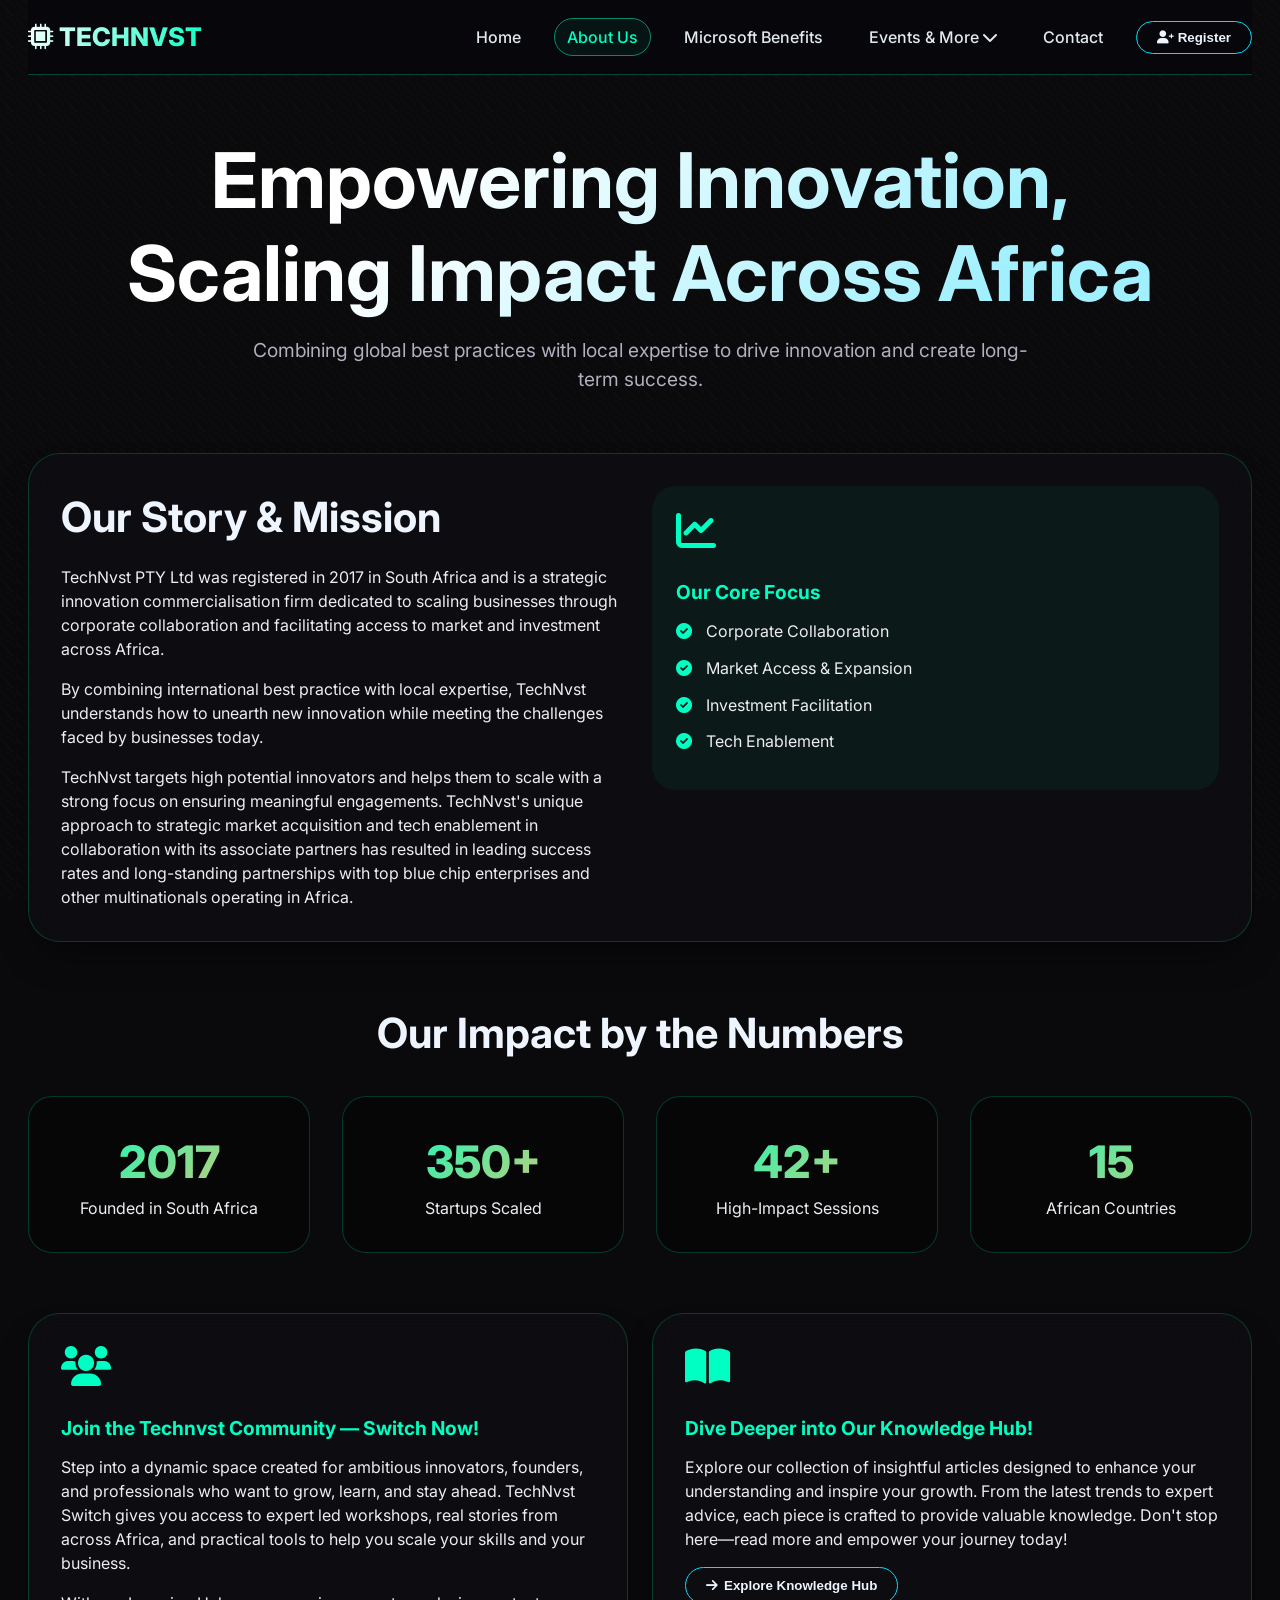
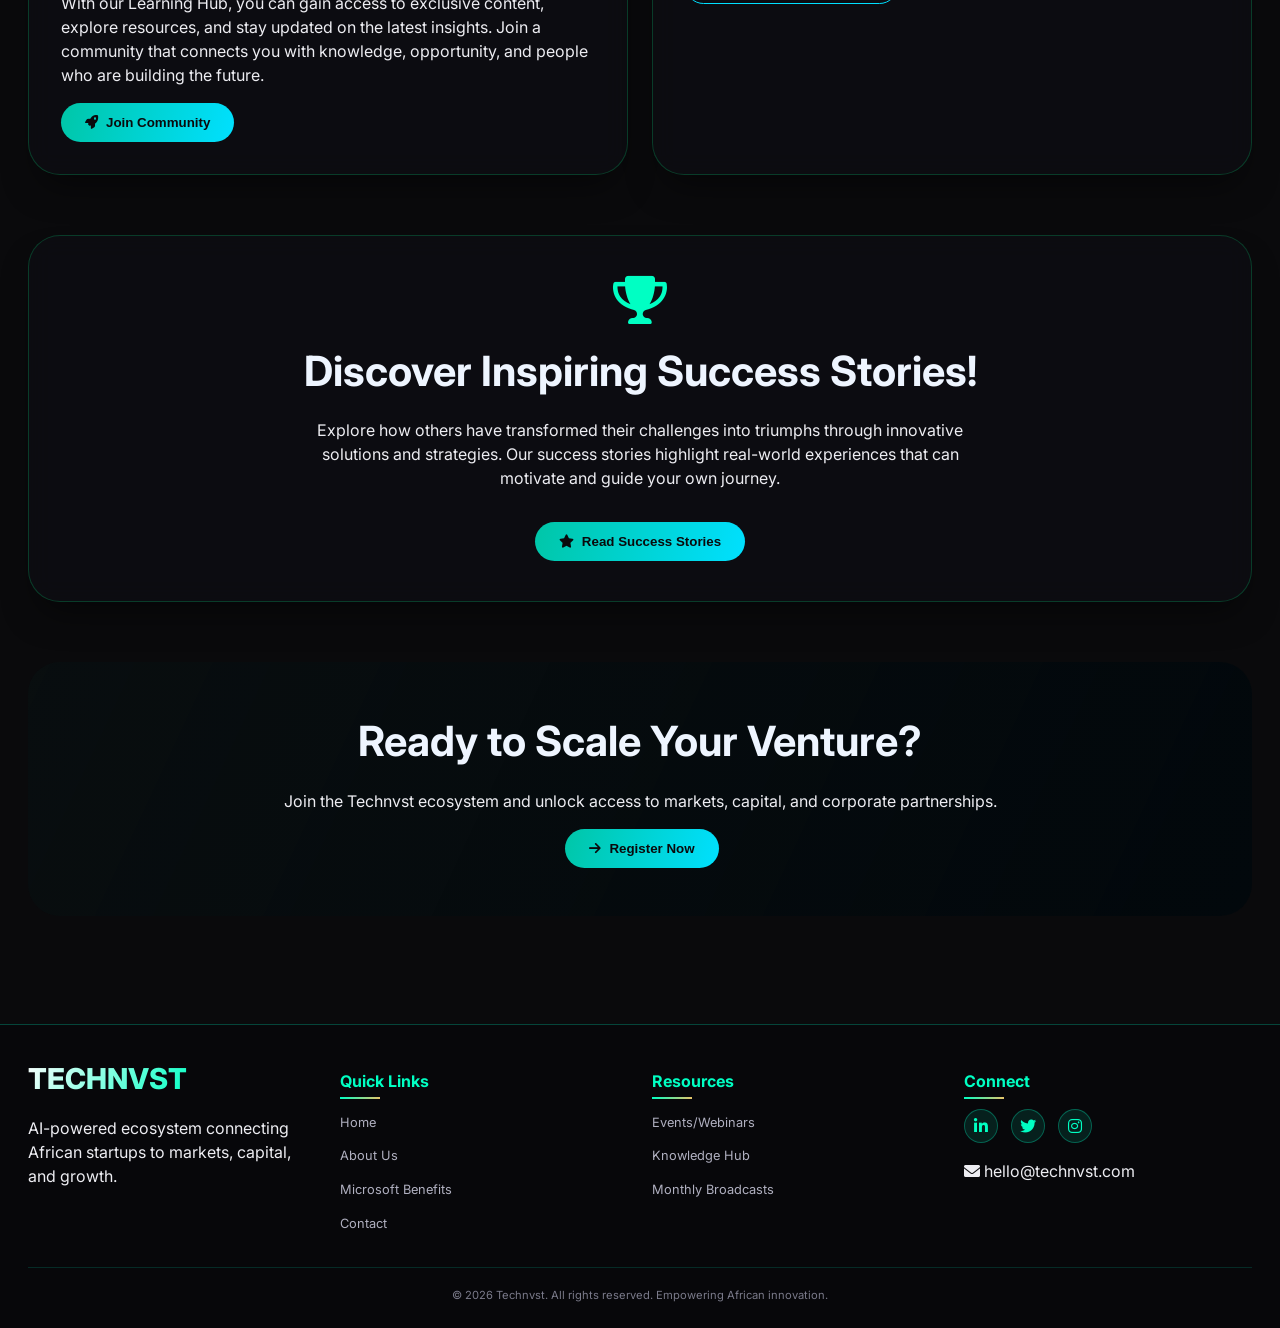
<file: about.html>
<!DOCTYPE html>
<html lang="en">
<head>
  <meta charset="UTF-8">
  <meta name="viewport" content="width=device-width, initial-scale=1.0, viewport-fit=cover">
  <title>Technvst | About Us - Empowering Innovation Across Africa</title>
  <link href="https://fonts.googleapis.com/css2?family=Inter:opsz,wght@14..32,300;400;500;600;700;800&display=swap" rel="stylesheet">
  <link rel="stylesheet" href="https://cdnjs.cloudflare.com/ajax/libs/font-awesome/6.0.0-beta3/css/all.min.css">
  <script src="https://www.google.com/recaptcha/api.js" async defer></script>
  <link rel="stylesheet" href="/css/style.css">
</head>
<body>
<div class="pattern-bg"></div>
<button class="back-to-top" id="backToTopBtn" aria-label="Back to top"><i class="fas fa-arrow-up"></i></button>

<div class="container">
  <!-- Navbar -->
  <nav class="navbar" id="mainNavbar">
    <a href="index.html" class="logo"><i class="fas fa-microchip"></i> TECHNVST</a>
    <button class="hamburger" id="hamburgerBtn" aria-label="Menu"><span></span><span></span><span></span></button>
    <ul class="nav-links">
      <li><a href="index.html">Home</a></li>
      <li><a href="about.html" class="active">About Us</a></li>
      <li><a href="benefits.html">Microsoft Benefits</a></li>
      <li class="dropdown"><a href="#">Events & More <i class="fas fa-chevron-down"></i></a>
        <ul class="dropdown-menu">
          <li><a href="events.html">Events/Webinars</a></li>
          <li><a href="events.html">Knowledge Hub</a></li>
          <li><a href="monthly_broadcasts.html">Monthly Broadcasts</a></li>
        </ul>
      </li>
      <li><a href="contact.html">Contact</a></li>
      <li><button class="nav-register-btn" id="navRegisterBtn"><i class="fas fa-user-plus"></i> Register</button></li>
    </ul>
  </nav>
  
  <!-- Mobile Menu -->
  <div class="menu-overlay" id="menuOverlay"></div>
  <div class="mobile-menu" id="mobileMenu">
    <div class="mobile-close-btn" id="mobileCloseBtn"><i class="fas fa-times"></i></div>
    <ul class="mobile-nav-links">
      <li><a href="index.html">Home</a></li>
      <li><a href="about.html">About Us</a></li>
      <li><a href="benefits.html">Microsoft Benefits</a></li>
      <li><div class="mobile-dropdown-toggle" id="mobileDropdownToggle"><span>Events & More</span><i class="fas fa-chevron-down"></i></div>
        <ul class="mobile-submenu" id="mobileSubmenu">
          <li><a href="events.html">Events/Webinars</a></li>
          <li><a href="events.html">Knowledge Hub</a></li>
          <li><a href="monthly_broadcasts.html">Monthly Broadcasts</a></li>
        </ul>
      </li>
      <li><a href="contact.html">Contact</a></li>
    </ul>
    <button class="mobile-register-btn" id="mobileRegisterBtn">Register Now</button>
  </div>

  <!-- About Hero -->
  <div style="text-align: center; margin: 60px 0 40px;">
    <h1>Empowering Innovation,<br>Scaling Impact Across Africa</h1>
    <p style="font-size: 1.2rem; max-width: 800px; margin: 1rem auto; color: #b0b0c0;">Combining global best practices with local expertise to drive innovation and create long-term success.</p>
  </div>

  <!-- Main Content -->
  <section style="margin: 60px 0;">
    <div class="glass-card" style="padding: 2rem;">
      <div class="grid-2">
        <div>
          <h2>Our Story & Mission</h2>
          <p>TechNvst PTY Ltd was registered in 2017 in South Africa and is a strategic innovation commercialisation firm dedicated to scaling businesses through corporate collaboration and facilitating access to market and investment across Africa.</p>
          <p style="margin-top: 1rem;">By combining international best practice with local expertise, TechNvst understands how to unearth new innovation while meeting the challenges faced by businesses today.</p>
          <p style="margin-top: 1rem;">TechNvst targets high potential innovators and helps them to scale with a strong focus on ensuring meaningful engagements. TechNvst's unique approach to strategic market acquisition and tech enablement in collaboration with its associate partners has resulted in leading success rates and long-standing partnerships with top blue chip enterprises and other multinationals operating in Africa.</p>
        </div>
        <div>
          <div style="background: rgba(0,255,200,0.05); border-radius: 1.5rem; padding: 1.5rem;">
            <i class="fas fa-chart-line" style="font-size: 2.5rem; color: #00ffc3; margin-bottom: 1rem; display: inline-block;"></i>
            <h3>Our Core Focus</h3>
            <ul style="list-style: none;">
              <li style="margin-bottom: 0.8rem;"><i class="fas fa-check-circle" style="color:#00ffc3; margin-right: 10px;"></i> Corporate Collaboration</li>
              <li style="margin-bottom: 0.8rem;"><i class="fas fa-check-circle" style="color:#00ffc3; margin-right: 10px;"></i> Market Access & Expansion</li>
              <li style="margin-bottom: 0.8rem;"><i class="fas fa-check-circle" style="color:#00ffc3; margin-right: 10px;"></i> Investment Facilitation</li>
              <li style="margin-bottom: 0.8rem;"><i class="fas fa-check-circle" style="color:#00ffc3; margin-right: 10px;"></i> Tech Enablement</li>
            </ul>
          </div>
        </div>
      </div>
    </div>
  </section>

  <!-- Stats -->
  <section>
    <h2 style="text-align: center;">Our Impact by the Numbers</h2>
    <div style="display: grid; grid-template-columns: repeat(auto-fit, minmax(200px, 1fr)); gap: 2rem; margin-top: 2rem;">
      <div style="text-align: center; padding: 2rem; background: rgba(0, 0, 0, 0.4); border-radius: 1.5rem; border: 1px solid rgba(0, 255, 200, 0.2);">
        <div style="font-size: 2.8rem; font-weight: 800; background: linear-gradient(135deg, #00ffc3, #e9c46a); -webkit-background-clip: text; background-clip: text; color: transparent;">2017</div>
        <p>Founded in South Africa</p>
      </div>
      <div style="text-align: center; padding: 2rem; background: rgba(0, 0, 0, 0.4); border-radius: 1.5rem; border: 1px solid rgba(0, 255, 200, 0.2);">
        <div style="font-size: 2.8rem; font-weight: 800; background: linear-gradient(135deg, #00ffc3, #e9c46a); -webkit-background-clip: text; background-clip: text; color: transparent;">350+</div>
        <p>Startups Scaled</p>
      </div>
      <div style="text-align: center; padding: 2rem; background: rgba(0, 0, 0, 0.4); border-radius: 1.5rem; border: 1px solid rgba(0, 255, 200, 0.2);">
        <div style="font-size: 2.8rem; font-weight: 800; background: linear-gradient(135deg, #00ffc3, #e9c46a); -webkit-background-clip: text; background-clip: text; color: transparent;">42+</div>
        <p>High-Impact Sessions</p>
      </div>
      <div style="text-align: center; padding: 2rem; background: rgba(0, 0, 0, 0.4); border-radius: 1.5rem; border: 1px solid rgba(0, 255, 200, 0.2);">
        <div style="font-size: 2.8rem; font-weight: 800; background: linear-gradient(135deg, #00ffc3, #e9c46a); -webkit-background-clip: text; background-clip: text; color: transparent;">15</div>
        <p>African Countries</p>
      </div>
    </div>
  </section>

  <!-- Community & Knowledge Hub -->
  <section style="margin: 60px 0;">
    <div class="grid-2">
      <div class="glass-card" style="padding: 2rem;">
        <i class="fas fa-users" style="font-size: 2.5rem; color: #00ffc3; margin-bottom: 1rem; display: inline-block;"></i>
        <h3>Join the Technvst Community — Switch Now!</h3>
        <p>Step into a dynamic space created for ambitious innovators, founders, and professionals who want to grow, learn, and stay ahead. TechNvst Switch gives you access to expert led workshops, real stories from across Africa, and practical tools to help you scale your skills and your business.</p>
        <p style="margin-top: 1rem;">With our Learning Hub, you can gain access to exclusive content, explore resources, and stay updated on the latest insights. Join a community that connects you with knowledge, opportunity, and people who are building the future.</p>
        <button class="btn-primary" style="margin-top: 1rem;" id="switchBtn"><i class="fas fa-rocket"></i> Join Community</button>
      </div>
      <div class="glass-card" style="padding: 2rem;">
        <i class="fas fa-book-open" style="font-size: 2.5rem; color: #00ffc3; margin-bottom: 1rem; display: inline-block;"></i>
        <h3>Dive Deeper into Our Knowledge Hub!</h3>
        <p>Explore our collection of insightful articles designed to enhance your understanding and inspire your growth. From the latest trends to expert advice, each piece is crafted to provide valuable knowledge. Don't stop here—read more and empower your journey today!</p>
        <button class="btn-outline" style="margin-top: 1rem;" id="knowledgeBtn"><i class="fas fa-arrow-right"></i> Explore Knowledge Hub</button>
      </div>
    </div>
  </section>

  <!-- Success Stories CTA -->
  <section>
    <div class="glass-card" style="padding: 2.5rem; text-align: center;">
      <i class="fas fa-trophy" style="font-size: 3rem; color: #00ffc3; margin-bottom: 1rem; display: inline-block;"></i>
      <h2>Discover Inspiring Success Stories!</h2>
      <p style="max-width: 700px; margin: 1rem auto;">Explore how others have transformed their challenges into triumphs through innovative solutions and strategies. Our success stories highlight real-world experiences that can motivate and guide your own journey.</p>
      <button class="btn-primary" id="storiesBtn" style="margin-top: 1rem;"><i class="fas fa-star"></i> Read Success Stories</button>
    </div>
  </section>

  <!-- CTA with reCAPTCHA -->
  <section style="margin: 60px 0; text-align: center;">
    <div style="background: linear-gradient(115deg, #041f1f30, #02080c); border-radius: 2rem; padding: 3rem;">
      <h2>Ready to Scale Your Venture?</h2>
      <p style="margin-bottom: 1rem;">Join the Technvst ecosystem and unlock access to markets, capital, and corporate partnerships.</p>
      <div class="g-recaptcha" data-sitekey="YOUR_SITE_KEY_HERE" style="display: inline-block; margin-bottom: 1rem;"></div>
      <button class="btn-primary" id="ctaRegisterBtn"><i class="fas fa-arrow-right"></i> Register Now</button>
    </div>
  </section>
</div>

<!-- Footer -->
<footer class="footer">
  <div class="container">
    <div class="footer-grid">
      <div class="footer-col"><div class="logo" style="font-size:1.8rem; display:inline-block;">TECHNVST</div><p class="footer-description" style="margin-top:1rem;">AI-powered ecosystem connecting African startups to markets, capital, and growth.</p></div>
      <div class="footer-col"><h3>Quick Links</h3><ul class="footer-links"><li><a href="index.html">Home</a></li><li><a href="about.html">About Us</a></li><li><a href="benefits.html">Microsoft Benefits</a></li><li><a href="contact.html">Contact</a></li></ul></div>
      <div class="footer-col"><h3>Resources</h3><ul class="footer-links"><li><a href="events.html">Events/Webinars</a></li><li><a href="events.html">Knowledge Hub</a></li><li><a href="monthly_broadcasts.html">Monthly Broadcasts</a></li></ul></div>
      <div class="footer-col"><h3>Connect</h3><div class="social-links"><a href="#" class="social-icon"><i class="fab fa-linkedin-in"></i></a><a href="#" class="social-icon"><i class="fab fa-twitter"></i></a><a href="#" class="social-icon"><i class="fab fa-instagram"></i></a></div><p style="margin-top:1rem;"><i class="fas fa-envelope"></i> hello@technvst.com</p></div>
    </div>
    <div class="footer-bottom"><p>&copy; 2026 Technvst. All rights reserved. Empowering African innovation.</p></div>
  </div>
</footer>

<script src="js/main.js"></script>
</body>
</html>
</file>
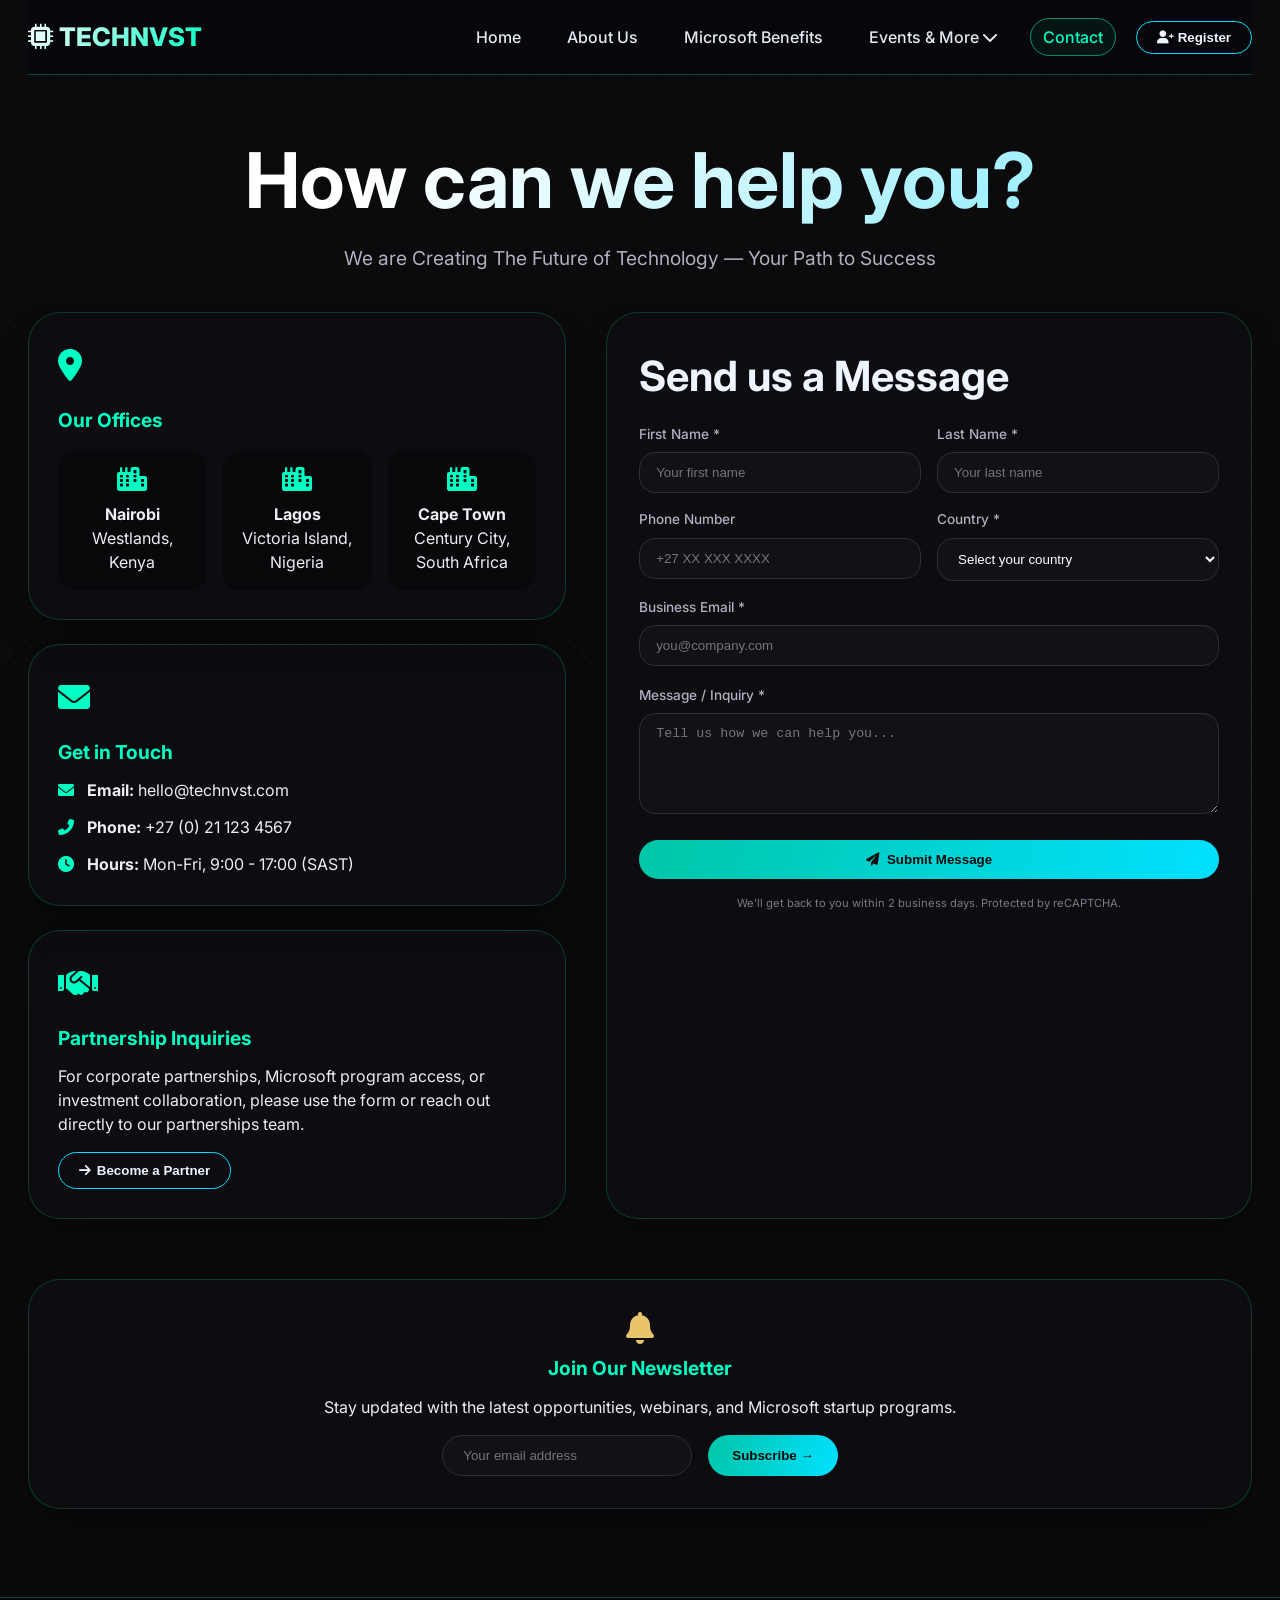
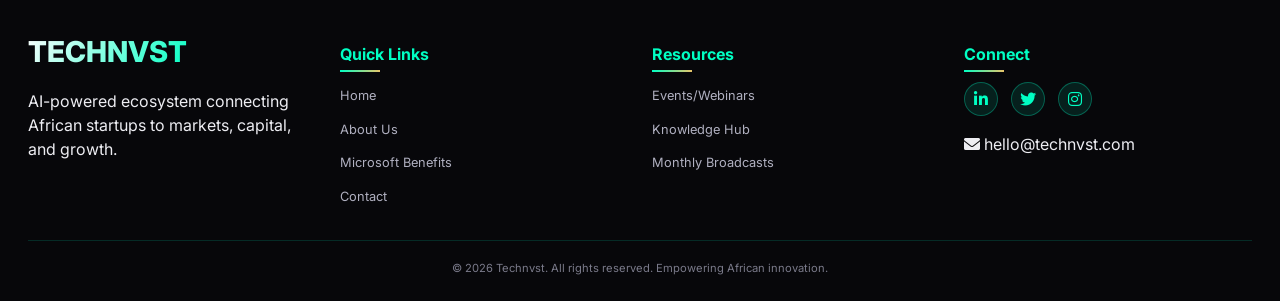
<file: contact.html>
<!DOCTYPE html>
<html lang="en">
<head>
  <meta charset="UTF-8">
  <meta name="viewport" content="width=device-width, initial-scale=1.0, viewport-fit=cover">
  <title>Technvst | Contact Us – Let's Shape the Future of Technology</title>
  <link href="https://fonts.googleapis.com/css2?family=Inter:opsz,wght@14..32,300;400;500;600;700;800&display=swap" rel="stylesheet">
  <link rel="stylesheet" href="https://cdnjs.cloudflare.com/ajax/libs/font-awesome/6.0.0-beta3/css/all.min.css">
  <script src="https://www.google.com/recaptcha/api.js" async defer></script>
  <link rel="stylesheet" href="css/style.css">
</head>
<body>
<div class="pattern-bg"></div>
<button class="back-to-top" id="backToTopBtn" aria-label="Back to top"><i class="fas fa-arrow-up"></i></button>

<div class="container">
  <!-- Navbar -->
  <nav class="navbar" id="mainNavbar">
    <a href="index.html" class="logo"><i class="fas fa-microchip"></i> TECHNVST</a>
    <button class="hamburger" id="hamburgerBtn" aria-label="Menu"><span></span><span></span><span></span></button>
    <ul class="nav-links">
      <li><a href="index.html">Home</a></li>
      <li><a href="about.html">About Us</a></li>
      <li><a href="benefits.html">Microsoft Benefits</a></li>
      <li class="dropdown"><a href="#">Events & More <i class="fas fa-chevron-down"></i></a>
        <ul class="dropdown-menu">
          <li><a href="events.html">Events/Webinars</a></li>
          <li><a href="events.html">Knowledge Hub</a></li>
          <li><a href="monthly_broadcasts.html">Monthly Broadcasts</a></li>
        </ul>
      </li>
      <li><a href="contact.html" class="active">Contact</a></li>
      <li><button class="nav-register-btn" id="navRegisterBtn"><i class="fas fa-user-plus"></i> Register</button></li>
    </ul>
  </nav>
  
  <!-- Mobile Menu -->
  <div class="menu-overlay" id="menuOverlay"></div>
  <div class="mobile-menu" id="mobileMenu">
    <div class="mobile-close-btn" id="mobileCloseBtn"><i class="fas fa-times"></i></div>
    <ul class="mobile-nav-links">
      <li><a href="index.html">Home</a></li>
      <li><a href="about.html">About Us</a></li>
      <li><a href="benefits.html">Microsoft Benefits</a></li>
      <li><div class="mobile-dropdown-toggle" id="mobileDropdownToggle"><span>Events & More</span><i class="fas fa-chevron-down"></i></div>
        <ul class="mobile-submenu" id="mobileSubmenu">
          <li><a href="events.html">Events/Webinars</a></li>
          <li><a href="events.html">Knowledge Hub</a></li>
          <li><a href="monthly_broadcasts.html">Monthly Broadcasts</a></li>
        </ul>
      </li>
      <li><a href="contact.html">Contact</a></li>
    </ul>
    <button class="mobile-register-btn" id="mobileRegisterBtn">Register Now</button>
  </div>

  <!-- Contact Hero -->
  <div style="text-align: center; margin: 60px 0 40px;">
    <h1>How can we help you?</h1>
    <p style="font-size: 1.2rem; max-width: 700px; margin: 0 auto; color: #b0b0c0;">We are Creating The Future of Technology — Your Path to Success</p>
  </div>

  <!-- Contact Grid -->
  <div style="display: grid; grid-template-columns: 1fr 1.2fr; gap: 2.5rem; margin: 40px 0 60px;">
    <!-- Left Side: Contact Info -->
    <div>
      <div class="glass-card" style="padding: 1.8rem; margin-bottom: 1.5rem;">
        <div style="font-size: 2rem; color: #00ffc3; margin-bottom: 1rem;"><i class="fas fa-map-marker-alt"></i></div>
        <h3>Our Offices</h3>
        <div style="display: grid; grid-template-columns: repeat(3, 1fr); gap: 1rem; margin-top: 1rem;">
          <div style="text-align: center; padding: 1rem; background: rgba(0, 0, 0, 0.3); border-radius: 1rem;">
            <i class="fas fa-city" style="color: #00ffc3; font-size: 1.5rem;"></i>
            <p style="margin-top: 0.5rem;"><strong>Nairobi</strong><br>Westlands, Kenya</p>
          </div>
          <div style="text-align: center; padding: 1rem; background: rgba(0, 0, 0, 0.3); border-radius: 1rem;">
            <i class="fas fa-city" style="color: #00ffc3; font-size: 1.5rem;"></i>
            <p style="margin-top: 0.5rem;"><strong>Lagos</strong><br>Victoria Island, Nigeria</p>
          </div>
          <div style="text-align: center; padding: 1rem; background: rgba(0, 0, 0, 0.3); border-radius: 1rem;">
            <i class="fas fa-city" style="color: #00ffc3; font-size: 1.5rem;"></i>
            <p style="margin-top: 0.5rem;"><strong>Cape Town</strong><br>Century City, South Africa</p>
          </div>
        </div>
      </div>
      
      <div class="glass-card" style="padding: 1.8rem; margin-bottom: 1.5rem;">
        <div style="font-size: 2rem; color: #00ffc3; margin-bottom: 1rem;"><i class="fas fa-envelope"></i></div>
        <h3>Get in Touch</h3>
        <p><i class="fas fa-envelope" style="color: #00ffc3; width: 25px;"></i> <strong>Email:</strong> hello@technvst.com</p>
        <p style="margin-top: 0.8rem;"><i class="fas fa-phone-alt" style="color: #00ffc3; width: 25px;"></i> <strong>Phone:</strong> +27 (0) 21 123 4567</p>
        <p style="margin-top: 0.8rem;"><i class="fas fa-clock" style="color: #00ffc3; width: 25px;"></i> <strong>Hours:</strong> Mon-Fri, 9:00 - 17:00 (SAST)</p>
      </div>
      
      <div class="glass-card" style="padding: 1.8rem;">
        <div style="font-size: 2rem; color: #00ffc3; margin-bottom: 1rem;"><i class="fas fa-handshake"></i></div>
        <h3>Partnership Inquiries</h3>
        <p>For corporate partnerships, Microsoft program access, or investment collaboration, please use the form or reach out directly to our partnerships team.</p>
        <button class="btn-outline" style="margin-top: 1rem;" id="partnerBtn"><i class="fas fa-arrow-right"></i> Become a Partner</button>
      </div>
    </div>

    <!-- Right Side: Contact Form with reCAPTCHA -->
    <div class="glass-card" style="padding: 2rem;">
      <h2>Send us a Message</h2>
      <form id="contactForm">
        <div style="display: grid; grid-template-columns: 1fr 1fr; gap: 1rem; margin-bottom: 1rem;">
          <div class="form-group">
            <label style="display: block; margin-bottom: 0.5rem; font-weight: 500; color: #b0b0c0; font-size: 0.85rem;">First Name *</label>
            <input type="text" id="firstName" required placeholder="Your first name" style="width: 100%; padding: 12px 16px; background: #111217; border: 1px solid #2c2f3a; border-radius: 1rem; color: white;">
          </div>
          <div class="form-group">
            <label style="display: block; margin-bottom: 0.5rem; font-weight: 500; color: #b0b0c0; font-size: 0.85rem;">Last Name *</label>
            <input type="text" id="lastName" required placeholder="Your last name" style="width: 100%; padding: 12px 16px; background: #111217; border: 1px solid #2c2f3a; border-radius: 1rem; color: white;">
          </div>
        </div>
        <div style="display: grid; grid-template-columns: 1fr 1fr; gap: 1rem; margin-bottom: 1rem;">
          <div class="form-group">
            <label style="display: block; margin-bottom: 0.5rem; font-weight: 500; color: #b0b0c0; font-size: 0.85rem;">Phone Number</label>
            <input type="tel" id="phone" placeholder="+27 XX XXX XXXX" style="width: 100%; padding: 12px 16px; background: #111217; border: 1px solid #2c2f3a; border-radius: 1rem; color: white;">
          </div>
          <div class="form-group">
            <label style="display: block; margin-bottom: 0.5rem; font-weight: 500; color: #b0b0c0; font-size: 0.85rem;">Country *</label>
            <select id="country" required style="width: 100%; padding: 12px 16px; background: #111217; border: 1px solid #2c2f3a; border-radius: 1rem; color: white;">
              <option value="">Select your country</option>
              <option>South Africa</option><option>Nigeria</option><option>Kenya</option><option>Egypt</option><option>Ghana</option>
              <option>Morocco</option><option>Ethiopia</option><option>Tanzania</option><option>Uganda</option><option>Algeria</option>
              <option>Angola</option><option>Botswana</option><option>Cameroon</option><option>Ivory Coast</option><option>Senegal</option>
              <option>Zambia</option><option>Zimbabwe</option><option>Rwanda</option><option>Mozambique</option><option>Namibia</option>
              <option>United Kingdom (UK)</option><option>United States (US)</option><option>Germany</option><option>France</option><option>UAE</option>
            </select>
          </div>
        </div>
        <div class="form-group" style="margin-bottom: 1.2rem;">
          <label style="display: block; margin-bottom: 0.5rem; font-weight: 500; color: #b0b0c0; font-size: 0.85rem;">Business Email *</label>
          <input type="email" id="email" required placeholder="you@company.com" style="width: 100%; padding: 12px 16px; background: #111217; border: 1px solid #2c2f3a; border-radius: 1rem; color: white;">
        </div>
        <div class="form-group" style="margin-bottom: 1.2rem;">
          <label style="display: block; margin-bottom: 0.5rem; font-weight: 500; color: #b0b0c0; font-size: 0.85rem;">Message / Inquiry *</label>
          <textarea rows="5" id="message" required placeholder="Tell us how we can help you..." style="width: 100%; padding: 12px 16px; background: #111217; border: 1px solid #2c2f3a; border-radius: 1rem; color: white;"></textarea>
        </div>
        <div class="g-recaptcha" data-sitekey="YOUR_SITE_KEY_HERE" style="margin-bottom: 1rem;"></div>
        <button type="submit" class="btn-primary" style="width: 100%; justify-content: center;"><i class="fas fa-paper-plane"></i> Submit Message</button>
        <p style="font-size: 0.7rem; text-align: center; margin-top: 1rem; color: #7a7a8a;">We'll get back to you within 2 business days. Protected by reCAPTCHA.</p>
      </form>
    </div>
  </div>

  <!-- Newsletter CTA -->
  <div class="glass-card" style="padding: 2rem; text-align: center; margin: 20px 0 40px;">
    <i class="fas fa-bell" style="font-size: 2rem; color: #e9c46a;"></i>
    <h3 style="margin-top: 0.5rem;">Join Our Newsletter</h3>
    <p>Stay updated with the latest opportunities, webinars, and Microsoft startup programs.</p>
    <div style="display: flex; gap: 1rem; justify-content: center; margin-top: 1rem; flex-wrap: wrap;">
      <input type="email" placeholder="Your email address" id="newsletterEmail" style="padding: 12px 20px; border-radius: 60px; background: #111217; border: 1px solid #2c2f3a; color: white; min-width: 250px;">
      <button class="btn-primary" id="newsletterBtn">Subscribe →</button>
    </div>
  </div>
</div>

<!-- Footer -->
<footer class="footer">
  <div class="container">
    <div class="footer-grid">
      <div class="footer-col"><div class="logo" style="font-size:1.8rem; display:inline-block;">TECHNVST</div><p class="footer-description" style="margin-top:1rem;">AI-powered ecosystem connecting African startups to markets, capital, and growth.</p></div>
      <div class="footer-col"><h3>Quick Links</h3><ul class="footer-links"><li><a href="index.html">Home</a></li><li><a href="about.html">About Us</a></li><li><a href="benefits.html">Microsoft Benefits</a></li><li><a href="contact.html">Contact</a></li></ul></div>
      <div class="footer-col"><h3>Resources</h3><ul class="footer-links"><li><a href="events.html">Events/Webinars</a></li><li><a href="events.html">Knowledge Hub</a></li><li><a href="monthly_broadcasts.html">Monthly Broadcasts</a></li></ul></div>
      <div class="footer-col"><h3>Connect</h3><div class="social-links"><a href="#" class="social-icon"><i class="fab fa-linkedin-in"></i></a><a href="#" class="social-icon"><i class="fab fa-twitter"></i></a><a href="#" class="social-icon"><i class="fab fa-instagram"></i></a></div><p style="margin-top:1rem;"><i class="fas fa-envelope"></i> hello@technvst.com</p></div>
    </div>
    <div class="footer-bottom"><p>&copy; 2026 Technvst. All rights reserved. Empowering African innovation.</p></div>
  </div>
</footer>

<script>
  // Contact form submission handler
  const contactForm = document.getElementById('contactForm');
  if (contactForm) {
    contactForm.addEventListener('submit', function(e) {
      e.preventDefault();
      const firstName = document.getElementById('firstName')?.value;
      const lastName = document.getElementById('lastName')?.value;
      const email = document.getElementById('email')?.value;
      const recaptchaResponse = window.grecaptcha && window.grecaptcha.getResponse();
      
      if (!firstName || !lastName || !email) {
        showToastMessage('⚠️ Please fill in all required fields.');
        return;
      }
      if (!recaptchaResponse || recaptchaResponse.length === 0) {
        showToastMessage('Please complete the reCAPTCHA verification.');
        return;
      }
      showToastMessage(`✅ Thanks ${firstName}! Your message has been sent. Our team will respond within 48 hours.`);
      contactForm.reset();
      if (window.grecaptcha) window.grecaptcha.reset();
    });
  }

  // Newsletter subscription
  const newsletterBtn = document.getElementById('newsletterBtn');
  if (newsletterBtn) {
    newsletterBtn.addEventListener('click', function() {
      const emailInput = document.getElementById('newsletterEmail');
      if (emailInput && emailInput.value && emailInput.value.includes('@')) {
        showToastMessage('📧 Subscribed! You\'ll receive the latest updates and opportunities.');
        emailInput.value = '';
      } else {
        showToastMessage('Please enter a valid email address.');
      }
    });
  }

  // Partner button
  const partnerBtn = document.getElementById('partnerBtn');
  if (partnerBtn) {
    partnerBtn.addEventListener('click', function() {
      showToastMessage('🤝 Partnership team will contact you shortly. Please complete the form for priority follow-up.');
    });
  }

  // Toast message function
  function showToastMessage(msg) {
    let toast = document.getElementById('toastMsg');
    if (!toast) {
      toast = document.createElement('div');
      toast.id = 'toastMsg';
      toast.className = 'glass-card';
      toast.style.position = 'fixed';
      toast.style.bottom = '20px';
      toast.style.right = '20px';
      toast.style.padding = '12px 20px';
      toast.style.zIndex = '10000';
      toast.style.borderLeft = '4px solid #00ffc3';
      document.body.appendChild(toast);
    }
    toast.innerHTML = `<i class="fas fa-info-circle"></i> ${msg}`;
    toast.style.display = 'block';
    setTimeout(function() { toast.style.display = 'none'; }, 4000);
  }
</script>
<script src="js/main.js"></script>
</body>
</html>
</file>
<file: css/style.css>
/* ========================================
   TECHNVST - Global Styles
   Afro-Tech Premium Design System
   ======================================== */

/* ---------- RESET & BASE ---------- */
* {
  margin: 0;
  padding: 0;
  box-sizing: border-box;
}

body {
  background-color: #0a0a0c;
  font-family: 'Inter', sans-serif;
  color: #ededf2;
  line-height: 1.5;
  overflow-x: hidden;
  width: 100%;
}

html {
  font-size: 16px;
  scroll-behavior: smooth;
  overflow-x: hidden;
  width: 100%;
}

@media (max-width: 768px) {
  html { font-size: 14px; }
}
@media (max-width: 480px) {
  html { font-size: 13px; }
}

/* ---------- PATTERN BACKGROUND ---------- */
.pattern-bg {
  position: fixed;
  top: 0;
  left: 0;
  width: 100%;
  height: 100%;
  pointer-events: none;
  background-image: radial-gradient(circle at 25% 40%, rgba(0, 255, 100, 0.02) 1.5px, transparent 1.5px),
                    repeating-linear-gradient(45deg, rgba(212, 175, 55, 0.02) 0px, rgba(212, 175, 55, 0.02) 2px, transparent 2px, transparent 8px);
  background-size: 32px 32px, 16px 16px;
  z-index: 0;
}

/* ---------- CONTAINER ---------- */
.container {
  max-width: 1400px;
  margin: 0 auto;
  padding: 0 28px;
  position: relative;
  z-index: 2;
  width: 100%;
  overflow-x: hidden;
}

@media (max-width: 768px) {
  .container { 
    padding: 0 16px; 
  }
}

/* ---------- GLASS COMPONENTS ---------- */
.glass-card {
  background: rgba(15, 15, 20, 0.65);
  backdrop-filter: blur(12px);
  border-radius: 2rem;
  border: 1px solid rgba(0, 255, 140, 0.2);
  box-shadow: 0 20px 35px -12px rgba(0, 0, 0, 0.5);
  transition: all 0.3s ease;
}
.glass-card:hover {
  border-color: rgba(0, 255, 140, 0.5);
}

/* ---------- BUTTONS ---------- */
.btn-primary {
  background: linear-gradient(105deg, #00c6a7 0%, #00e0ff 100%);
  border: none;
  padding: 12px 24px;
  border-radius: 60px;
  font-weight: 700;
  color: #0a0a0c;
  cursor: pointer;
  transition: all 0.25s;
  display: inline-flex;
  align-items: center;
  justify-content: center;
  gap: 8px;
  text-align: center;
}
.btn-primary:hover {
  transform: scale(1.02);
  box-shadow: 0 8px 20px rgba(0, 198, 167, 0.4);
}

.btn-outline {
  background: transparent;
  border: 1.5px solid #00e0ff;
  padding: 10px 20px;
  border-radius: 60px;
  font-weight: 600;
  color: #eef5ff;
  cursor: pointer;
  transition: 0.2s;
  display: inline-flex;
  align-items: center;
  justify-content: center;
  gap: 6px;
  text-align: center;
}
.btn-outline:hover {
  background: rgba(0, 224, 255, 0.1);
  border-color: #00ffb3;
}

/* ---------- TYPOGRAPHY ---------- */
h1 {
  font-size: clamp(2rem, 6vw, 4.8rem);
  line-height: 1.2;
  background: linear-gradient(135deg, #FFFFFF 30%, #a0f0ff 80%);
  -webkit-background-clip: text;
  background-clip: text;
  color: transparent;
  margin-bottom: 1rem;
}
h2 {
  font-size: clamp(1.4rem, 4vw, 2.6rem);
  margin-bottom: 1rem;
  color: #eef5ff;
}
h3 {
  font-size: 1.2rem;
  margin: 0.75rem 0;
  color: #00ffc3;
}
.gold-accent {
  color: #e9c46a;
}

/* ---------- NAVBAR (Sticky + Border Outline) ---------- */
.navbar {
  display: flex;
  justify-content: space-between;
  align-items: center;
  padding: 18px 0;
  position: sticky;
  top: 0;
  z-index: 1000;
  background: rgba(8, 8, 12, 0.92);
  backdrop-filter: blur(16px);
  border-bottom: 1px solid rgba(0, 255, 200, 0.25);
  width: 100%;
}
.navbar.scrolled {
  box-shadow: 0 8px 25px -10px rgba(0,0,0,0.6);
  background: rgba(5,5,8,0.96);
}
.logo {
  font-size: 1.6rem;
  font-weight: 800;
  background: linear-gradient(125deg, #fff, #00ffc3);
  -webkit-background-clip: text;
  background-clip: text;
  color: transparent;
  text-decoration: none;
}
.nav-links {
  display: flex;
  gap: 20px;
  list-style: none;
  align-items: center;
  margin: 0;
  padding: 0;
}
.nav-links li {
  position: relative;
  list-style: none;
}
.nav-links a {
  text-decoration: none;
  color: #e2e8f0;
  font-weight: 500;
  transition: 0.2s;
  padding: 8px 12px;
  border-radius: 60px;
  border: 1px solid transparent;
}
.nav-links a:hover,
.nav-links a.active {
  color: #00ffc3;
  border-color: rgba(0, 255, 195, 0.5);
  background: rgba(0, 255, 195, 0.05);
}
.dropdown-menu {
  position: absolute;
  top: 45px;
  left: 0;
  background: rgba(10, 12, 18, 0.98);
  backdrop-filter: blur(16px);
  border-radius: 1.2rem;
  padding: 0.8rem 0;
  min-width: 210px;
  border: 1px solid rgba(0, 255, 200, 0.3);
  opacity: 0;
  visibility: hidden;
  transition: all 0.2s ease;
  z-index: 100;
  list-style: none;
  margin: 0;
}
.dropdown:hover .dropdown-menu {
  opacity: 1;
  visibility: visible;
  transform: translateY(5px);
}
.dropdown-menu li {
  list-style: none;
  padding: 0;
  margin: 0;
}
.dropdown-menu a {
  display: block;
  padding: 10px 24px;
  color: #ddd;
  font-size: 0.85rem;
  text-decoration: none;
  border: none;
  border-radius: 0;
}
.dropdown-menu a:hover {
  background: rgba(0, 255, 200, 0.1);
  color: #00ffc3;
}
.nav-register-btn {
  background: transparent;
  border: 1.5px solid #00e0ff;
  padding: 8px 20px;
  border-radius: 60px;
  font-weight: 600;
  color: #eef5ff;
  cursor: pointer;
}

/* ---------- HAMBURGER MENU (Mobile) ---------- */
.hamburger {
  display: none;
  flex-direction: column;
  gap: 5px;
  background: none;
  border: none;
  cursor: pointer;
  z-index: 1010;
}
.hamburger span {
  width: 28px;
  height: 3px;
  background: #00ffc3;
  border-radius: 10px;
  transition: 0.3s;
}
.hamburger.active span:nth-child(1) {
  transform: rotate(45deg) translate(5px, 5px);
}
.hamburger.active span:nth-child(2) {
  opacity: 0;
}
.hamburger.active span:nth-child(3) {
  transform: rotate(-45deg) translate(7px, -6px);
}
.mobile-menu {
  position: fixed;
  top: 0;
  right: -100%;
  width: 80%;
  max-width: 350px;
  height: 100vh;
  background: rgba(6,6,10,0.98);
  backdrop-filter: blur(24px);
  z-index: 1005;
  transition: right 0.35s;
  padding: 80px 28px 40px;
  border-left: 1px solid rgba(0,255,200,0.4);
}
.mobile-menu.active {
  right: 0;
}
.mobile-close-btn {
  position: absolute;
  top: 20px;
  right: 20px;
  background: rgba(0,255,200,0.15);
  border-radius: 50%;
  width: 44px;
  height: 44px;
  display: flex;
  align-items: center;
  justify-content: center;
  cursor: pointer;
  color: #00ffc3;
}
.mobile-nav-links {
  list-style: none;
  margin-top: 20px;
}
.mobile-nav-links li {
  margin-bottom: 20px;
  list-style: none;
}
.mobile-nav-links a {
  color: #e2e8f0;
  text-decoration: none;
  font-size: 1.2rem;
  display: block;
  padding: 10px 0;
  border-bottom: 1px solid rgba(0,255,200,0.15);
}
.mobile-dropdown-toggle {
  display: flex;
  justify-content: space-between;
  align-items: center;
  padding: 10px 0;
  border-bottom: 1px solid rgba(0,255,200,0.15);
}
.mobile-dropdown-toggle span {
  color: #e2e8f0;
  font-size: 1.2rem;
}
.mobile-dropdown-toggle i {
  color: #00ffc3;
  transition: transform 0.3s;
}
.mobile-dropdown-toggle.active i {
  transform: rotate(180deg);
}
.mobile-submenu {
  list-style: none;
  padding-left: 20px;
  max-height: 0;
  overflow: hidden;
  transition: max-height 0.35s;
}
.mobile-submenu.active {
  max-height: 300px;
}
.mobile-submenu li {
  list-style: none;
  margin: 12px 0;
}
.mobile-submenu a {
  font-size: 1rem !important;
  color: #b8b8cc !important;
  border-bottom: none;
  text-decoration: none;
}
.mobile-register-btn {
  margin-top: 40px;
  width: 100%;
  background: linear-gradient(105deg, #00c6a7, #00e0ff);
  border: none;
  padding: 14px;
  border-radius: 60px;
  font-weight: 700;
  color: #0a0a0c;
  cursor: pointer;
}
.menu-overlay {
  position: fixed;
  top: 0;
  left: 0;
  width: 100%;
  height: 100%;
  background: rgba(0,0,0,0.75);
  z-index: 1004;
  opacity: 0;
  visibility: hidden;
  transition: 0.3s;
}
.menu-overlay.active {
  opacity: 1;
  visibility: visible;
}
@media (max-width: 860px) {
  .nav-links {
    display: none;
  }
  .hamburger {
    display: flex;
  }
  .navbar {
    flex-direction: row;
    padding: 15px 0;
  }
}
@media (min-width: 861px) {
  .mobile-menu, .menu-overlay {
    display: none;
  }
}

/* ---------- GRID SYSTEMS ---------- */
.grid-2 {
  display: grid;
  grid-template-columns: repeat(auto-fit, minmax(280px, 1fr));
  gap: 1.5rem;
}
.grid-3 {
  display: grid;
  grid-template-columns: repeat(auto-fit, minmax(260px, 1fr));
  gap: 1.5rem;
}

@media (max-width: 768px) {
  .grid-2, .grid-3 {
    gap: 1.2rem;
  }
}

/* ---------- AI PANEL (Startup Intelligence Engine) ---------- */
.ai-panel {
  background: linear-gradient(145deg, #0f121c, #06080e);
  border-radius: 2rem;
  padding: 1.5rem;
}

.ai-panel .grid-2 {
  align-items: stretch;
}

.ai-panel select {
  width: 100%;
  padding: 12px 16px;
  background: #111217;
  border: 1px solid #2c6e5e;
  border-radius: 60px;
  color: white;
  font-size: 0.9rem;
}
.ai-panel select {
    padding: 8px 12px;       /* Smaller dropdown padding */
    font-size: 0.8rem;       /* Smaller text */
    width: 90%;              /* 90% width, centered */
    margin: 0 auto;          /* Centers the dropdown */
    display: block;          /* Makes margin auto work */
  }

#aiRecommendOutput {
  height: 100%;
  display: flex;
  flex-direction: column;
}

#recommendText {
  flex: 1;
}

/* Fix for button alignment in AI panel */
.ai-panel .btn-primary {
  width: 80%;
  justify-content: center;
  margin-top: 20px;
}

@media (max-width: 768px) {
  .ai-panel {
    padding: 1.2rem;
  }
  .ai-panel .grid-2 {
    gap: 1.2rem;
  }
}

/* ---------- CARDS & COMPONENTS ---------- */
.feature-card, .webinar-card {
  background: rgba(10, 12, 18, 0.7);
  border-radius: 1.5rem;
  padding: 1.2rem;
  backdrop-filter: blur(8px);
  border: 1px solid rgba(0, 255, 200, 0.2);
  width: 100%;
}
.feature-card i {
  font-size: 2rem;
  color: #00ffc3;
  margin-bottom: 1rem;
}
.badge {
  background: rgba(0, 255, 180, 0.2);
  padding: 4px 12px;
  border-radius: 40px;
  font-size: 0.7rem;
  font-weight: 600;
  display: inline-block;
}

/* ---------- ECOSYSTEM VIZ ---------- */
.ecosystem-viz {
  background: rgba(0, 0, 0, 0.4);
  border-radius: 2rem;
  padding: 1.5rem 1rem;
  text-align: center;
  border: 1px solid rgba(255, 215, 0, 0.2);
  width: 100%;
  overflow-x: auto;
}
.node-group {
  display: flex;
  flex-wrap: wrap;
  justify-content: center;
  gap: 1rem;
  margin: 1.5rem 0;
}
.node {
  background: rgba(0, 30, 30, 0.7);
  border-radius: 60px;
  padding: 8px 20px;
  font-weight: 600;
  font-size: 0.85rem;
  border: 1px solid #00ffb3;
}
.connector-line {
  height: 2px;
  background: linear-gradient(90deg, #00ffb3, #e9c46a);
  width: 40px;
  margin: 0 auto;
}

@media (max-width: 768px) {
  .node-group {
    gap: 0.8rem;
  }
  .node {
    padding: 6px 16px;
    font-size: 0.75rem;
  }
}

/* ---------- FORMS ---------- */
.lead-form {
  width: 100%;
}
.lead-form input,
.lead-form select {
  background: #111217;
  border: 1px solid #2c2f3a;
  border-radius: 60px;
  padding: 12px 20px;
  color: white;
  width: 100%;
}
.testimonial {
  background: rgba(0, 0, 0, 0.5);
  border-left: 3px solid #e9c46a;
  padding: 1.2rem;
  border-radius: 1rem;
  margin-bottom: 1rem;
  width: 100%;
}

/* ---------- BACK TO TOP BUTTON ---------- */
.back-to-top {
  position: fixed;
  bottom: 20px;
  right: 20px;
  width: 44px;
  height: 44px;
  background: linear-gradient(105deg, #00c6a7, #00e0ff);
  border-radius: 50%;
  display: flex;
  align-items: center;
  justify-content: center;
  cursor: pointer;
  z-index: 999;
  opacity: 0;
  visibility: hidden;
  transition: all 0.3s;
  box-shadow: 0 4px 15px rgba(0, 198, 167, 0.4);
  border: none;
  color: #0a0a0c;
  font-size: 1.2rem;
}
.back-to-top.show {
  opacity: 1;
  visibility: visible;
}
.back-to-top:hover {
  transform: translateY(-3px);
}

/* ---------- EVENT HIGHLIGHT SECTION ---------- */
.event-highlight {
  margin: 40px 0;
  width: 100%;
}
.two-column-grid {
  display: grid;
  grid-template-columns: 1fr 1fr;
  gap: 1.5rem;
  align-items: center;
}
.event-image {
  width: 100%;
  border-radius: 1.5rem;
  box-shadow: 0 10px 30px rgba(0,0,0,0.5);
}
.event-badge {
  background: rgba(0, 255, 200, 0.15);
  color: #00ffc3;
  padding: 4px 12px;
  border-radius: 60px;
  font-size: 0.7rem;
  font-weight: 600;
  display: inline-block;
  margin-bottom: 1rem;
}
.event-title {
  font-size: 1.5rem;
  margin-bottom: 0.5rem;
}
.event-subtitle {
  color: #00ffc3;
  font-size: 0.9rem;
  margin-bottom: 1rem;
  letter-spacing: 1px;
}
.event-description {
  color: #b0b0c0;
  margin-bottom: 1.2rem;
  line-height: 1.5;
  font-size: 0.9rem;
}
.event-meta {
  display: flex;
  gap: 1rem;
  margin-bottom: 1.2rem;
  flex-wrap: wrap;
}
.event-meta-item {
  background: rgba(0,0,0,0.3);
  padding: 0.4rem 0.8rem;
  border-radius: 60px;
  font-size: 0.75rem;
}
.event-meta-item i {
  color: #00ffc3;
  margin-right: 6px;
}
.register-btn-sm {
  background: linear-gradient(105deg, #00c6a7, #00e0ff);
  border: none;
  padding: 10px 20px;
  border-radius: 60px;
  font-weight: 600;
  color: #0a0a0c;
  cursor: pointer;
}
.countdown-wrapper {
  background: rgba(0,0,0,0.4);
  border-radius: 1rem;
  padding: 1.2rem;
  text-align: center;
  margin-top: 1.5rem;
}
.countdown-title {
  font-size: 0.9rem;
  color: #e9c46a;
  margin-bottom: 0.5rem;
  letter-spacing: 2px;
}
.countdown-timer {
  display: flex;
  justify-content: center;
  gap: 1rem;
  flex-wrap: wrap;
}
.countdown-item {
  text-align: center;
  min-width: 55px;
}
.countdown-number {
  font-size: 1.8rem;
  font-weight: 800;
  background: linear-gradient(135deg, #00ffc3, #e9c46a);
  -webkit-background-clip: text;
  background-clip: text;
  color: transparent;
  line-height: 1;
}
.countdown-label {
  font-size: 0.65rem;
  color: #b0b0c0;
  text-transform: uppercase;
  letter-spacing: 1px;
}

@media (max-width: 900px) {
  .two-column-grid {
    grid-template-columns: 1fr;
  }
  .event-title {
    font-size: 1.3rem;
  }
}

/* ---------- LEAD CAPTURE SECTION (Form) ---------- */
section[style*="background: linear-gradient"] {
  width: 100%;
  overflow-x: hidden;
  padding: 1.5rem;
}

.lead-form {
  width: 100%;
}

.lead-form input,
.lead-form select {
  width: 100%;
  max-width: 100%;
}

@media (max-width: 768px) {
  section[style*="background: linear-gradient"] {
    padding: 1.2rem;
  }
  .lead-form .btn-primary {
    width: 100%;
    justify-content: center;
  }
}

/* ---------- FOOTER ---------- */
.footer {
  border-top: 1px solid rgba(0,255,200,0.25);
  margin-top: 3rem;
  padding: 2rem 0 1.5rem;
  background: rgba(5,5,8,0.5);
  width: 100%;
}
.footer-grid {
  display: grid;
  grid-template-columns: repeat(4,1fr);
  gap: 1.5rem;
}
.footer-col h3 {
  font-size: 1rem;
  color: #00ffc3;
  margin-bottom: 1rem;
  position: relative;
  display: inline-block;
}
.footer-col h3:after {
  content: '';
  position: absolute;
  bottom: -6px;
  left: 0;
  width: 40px;
  height: 2px;
  background: linear-gradient(90deg, #00ffc3, #e9c46a);
}
.footer-links {
  list-style: none;
  padding: 0;
}
.footer-links li {
  margin-bottom: 0.6rem;
  list-style: none;
}
.footer-links a {
  color: #b0b0c0;
  text-decoration: none;
  font-size: 0.8rem;
  transition: 0.2s;
}
.footer-links a:hover {
  color: #00ffc3;
  transform: translateX(4px);
  display: inline-block;
}
.social-links {
  display: flex;
  gap: 0.8rem;
  flex-wrap: wrap;
}
.social-icon {
  width: 34px;
  height: 34px;
  border-radius: 50%;
  background: rgba(0,255,200,0.1);
  border: 1px solid rgba(0,255,200,0.3);
  display: flex;
  align-items: center;
  justify-content: center;
  color: #00ffc3;
  text-decoration: none;
  transition: 0.3s;
}
.social-icon:hover {
  background: rgba(0,255,200,0.25);
  transform: translateY(-3px);
}
.footer-bottom {
  text-align: center;
  padding-top: 1.2rem;
  border-top: 1px solid rgba(0,255,200,0.15);
  font-size: 0.7rem;
  color: #7a7a8a;
  margin-top: 1.5rem;
}
@media (max-width: 900px) {
  .footer-grid {
    grid-template-columns: repeat(2,1fr);
    gap: 1.2rem;
  }
}
@media (max-width: 550px) {
  .footer-grid {
    grid-template-columns: 1fr;
    text-align: center;
    gap: 1.2rem;
  }
  .footer-col h3:after {
    left: 50%;
    transform: translateX(-50%);
  }
  .social-links {
    justify-content: center;
  }
}

/* ---------- UTILITY CLASSES ---------- */
.text-center {
  text-align: center;
}
.w-100 {
  width: 100%;
}
.overflow-hidden {
  overflow-x: hidden;
}
</file>
